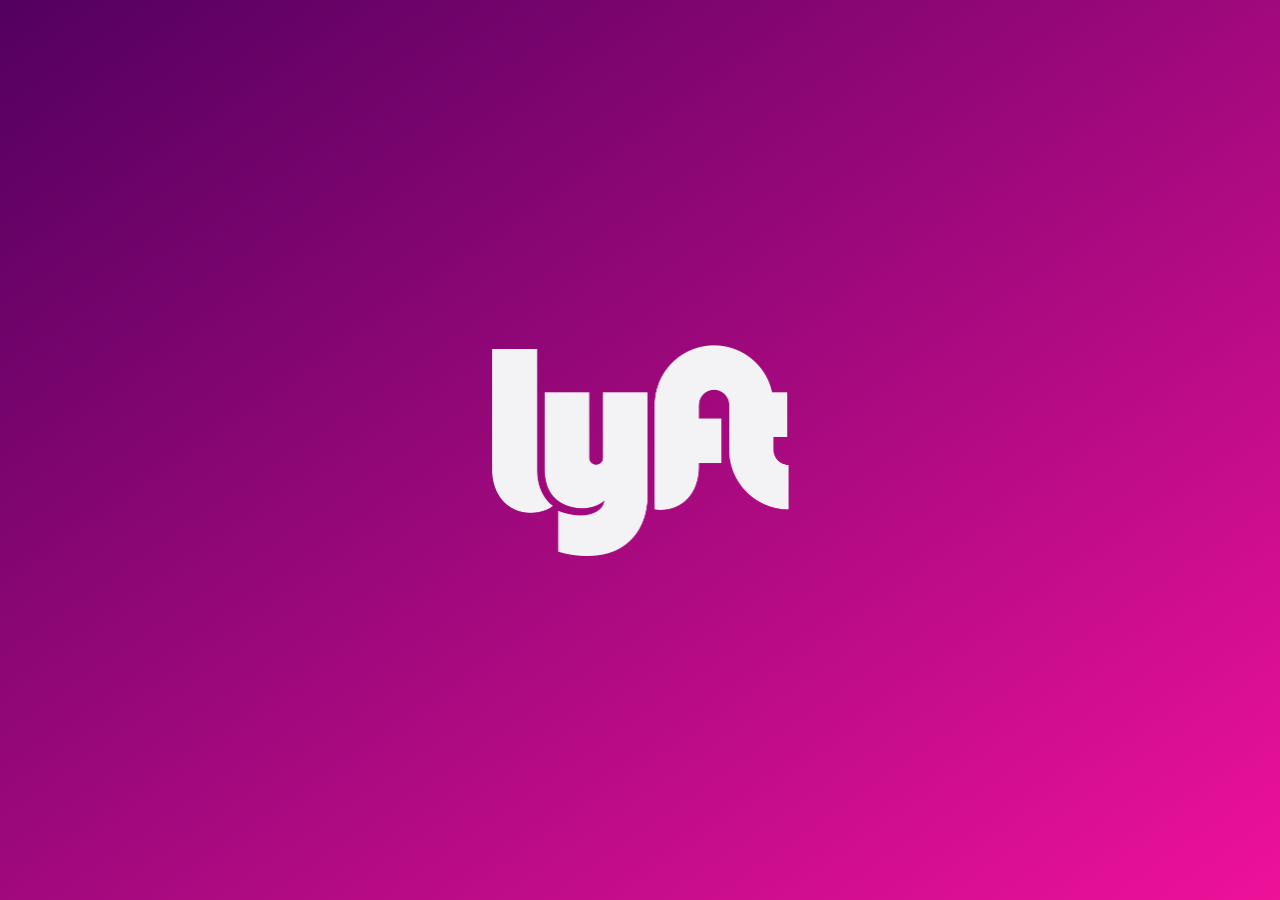
<file: index.html>
<!DOCTYPE html>
<html lang="en">

<head>
    <meta charset="UTF-8">
    <meta name="viewport" content="width=device-width, initial-scale=1.0">
    <meta http-equiv="X-UA-Compatible" content="ie=edge">
    <title>Lift-App</title>
    <link rel="icon" href="assets/icons/favicon.ico">
    <link rel="stylesheet" href="vendors/bootstrap/css/bootstrap.min.css">
    <link href="https://fonts.googleapis.com/icon?family=Material+Icons" rel="stylesheet">
    <link href="https://fonts.googleapis.com/css?family=Raleway" rel="stylesheet">
    <link rel="stylesheet" href="css/main.css">
</head>

<body class="grad70 vh100">
    <section id="transition" class="container-flex-column vh100 welcome">
        <div class="container-fluid">
            <div class="row">
                <div class="col-xs-12 col-md-12 flex-item ">
                    <img src="assets/images/logo-white.png" class="img-responsive logo" alt="logo">
                </div>
            </div>
    </section>

    <section id="logos" class=" vh100 welcome2">
        <div class="container-fluid ">
            <div class="row">
                <div class="container-flex-colu vh100">
                    <div class=" flex-item ">
                        <img src=" assets/images/logo-white.png " class="img-responsive logo_1 " alt="logo ">
                        <img src="assets/images/logo-pink.png " class="img-responsive logo_2 " alt="logo ">
                    </div>
                    <div class="flex-item px100">
                        <a class="btn btn-success " href="view/signup.html " type="button ">Sign up</a>
                        <a class="btn btn-success " href="login.html " type="button ">Login</a>
                    </div>


                </div>
            </div>
        </div>

    </section>

    </section>
    <script src="vendors/jquery/jquery-3.2.1.min.js "></script>
    <script src="js/app.js "></script>
</body>

</html>
</file>
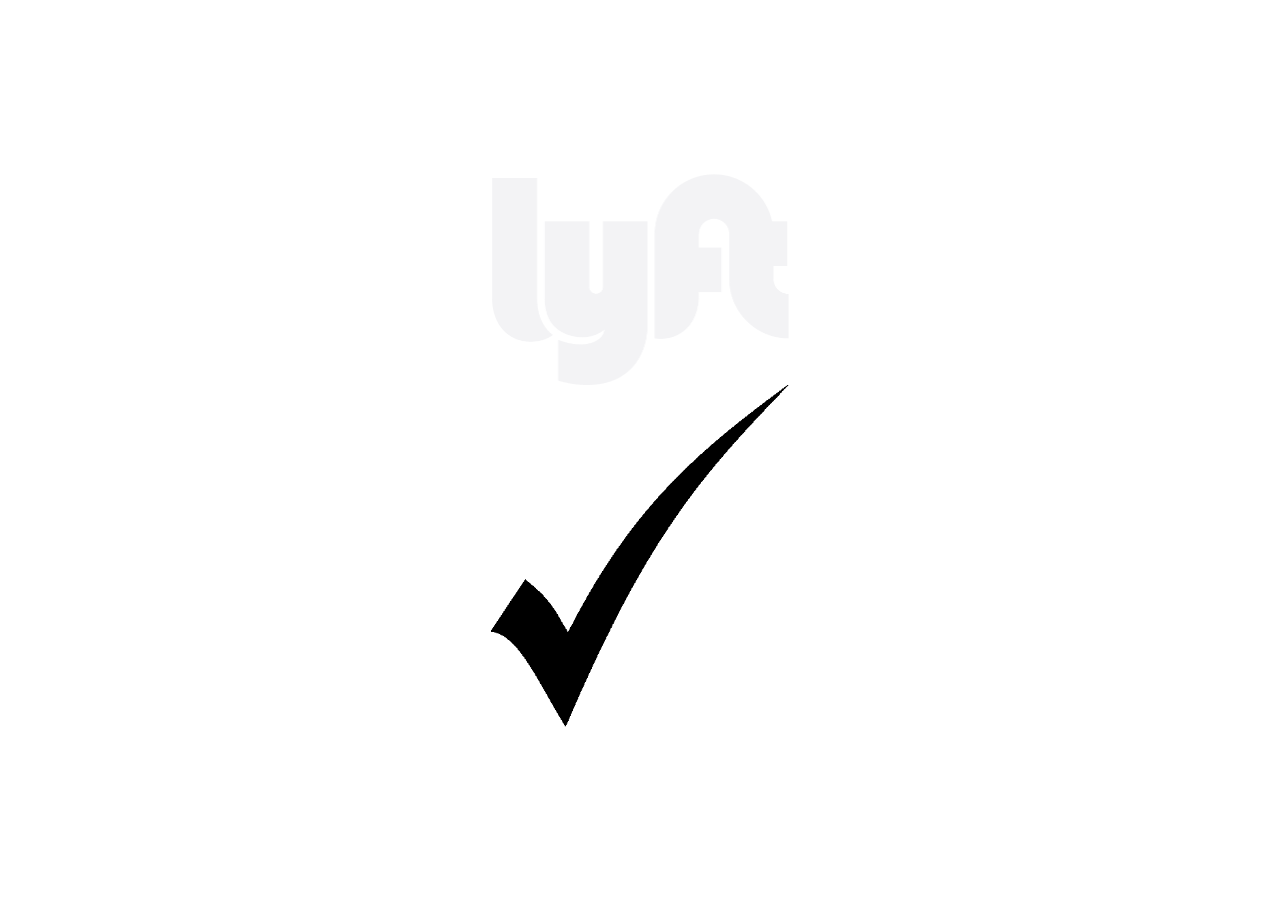
<file: view/finish.html>
<!DOCTYPE html>
<html lang="en">

<head>
    <meta charset="UTF-8">
    <meta name="viewport" content="width=device-width, initial-scale=1.0">
    <meta http-equiv="X-UA-Compatible" content="ie=edge">
    <title>finish</title>
    <link rel="icon" href="../assets/icons/favicon.ico">
    <link rel="stylesheet" href="../vendors/bootstrap/css/bootstrap.min.css">
    <link href="https://fonts.googleapis.com/icon?family=Material+Icons" rel="stylesheet">
    <link href="https://fonts.googleapis.com/css?family=Raleway" rel="stylesheet">
    <link rel="stylesheet" href="../css/main.css">
</head>

<body class="grad70 vh100">
    <section id="lastOne" class="container-flex-column vh100 bienvenida">
        <div class="container-fluid">
            <div class="row">
                <div class="finish col-xs-12 col-md-12 flex-item ">
                    <img src="../assets/images/logo-white.png" class="img-responsive logo" alt="logo">
                    <img src="../assets/images/check.png" class="img-responsive logo" style="background: white" alt="logo">
                </div>
            </div>
    </section>

    <script src="../vendors/jquery/jquery-3.2.1.min.js"></script>
</body>

</html>
</file>
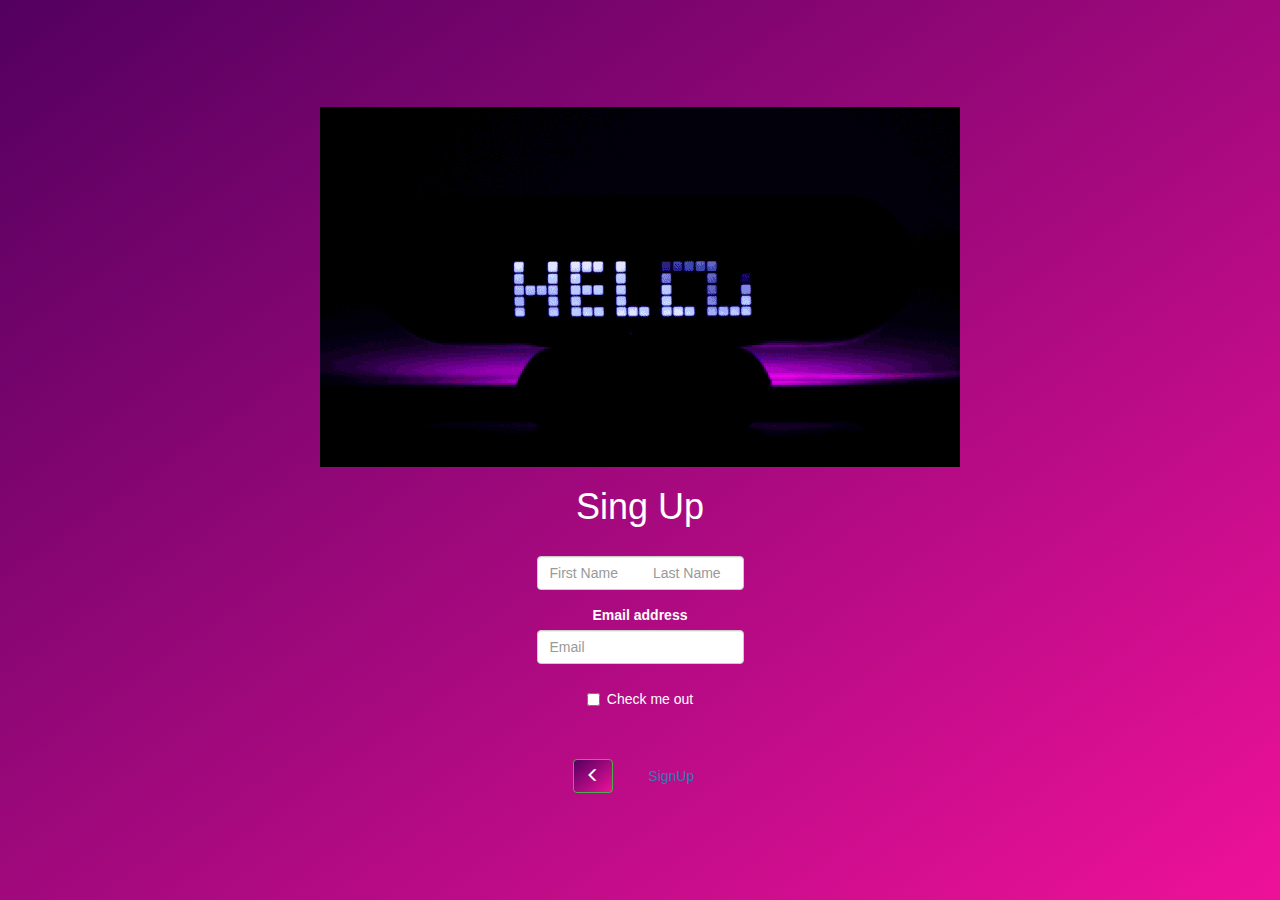
<file: view/register.html>
<!DOCTYPE html>
<html lang="en">

<head>
    <meta charset="UTF-8">
    <meta name="viewport" content="width=device-width, initial-scale=1.0">
    <meta http-equiv="X-UA-Compatible" content="ie=edge">
    <title>Lift-New-signup</title>
    <link rel="icon" href="../assets/icons/favicon.ico">
    <link rel="stylesheet" href="../vendors/bootstrap/css/bootstrap.min.css">
    <link href="https://fonts.googleapis.com/css?family=Raleway" rel="stylesheet">
    <link rel="stylesheet" href="../css/main.css">
</head>

<body>
    <section id="new-register" class="grad70 vh100 ">

        <form class="container-flex-column text-center vh100">
            <img src="../assets/images/lift.gif" class="img-responsive " alt="logo">
            <h1>Sing Up</h1>
            <div class="form-group">
                <label for="text"></label>
                <input type="text" class="form-control" id="" placeholder="First Name         Last Name">
            </div>

            <div class="form-group">
                <label for="inputEmail">Email address</label>
                <input type="email" class="form-control" id="new-email" placeholder="Email">
            </div>

            <div class="checkbox">
                <label>
                    <input type="checkbox"> Check me out
                </label>
            </div>
            <br>
            <br>

            <div class="btndoblue">
                <a href="verifique.html" type="button" class="btn btn-success">
                    <span class="glyphicon glyphicon-menu-left" aria-hidden="true"></span>
                </a>

                <a href="" id="" class="btn btn-small ">SignUp</a>
            </div>
        </form>
    </section>

    <script src="../vendors/jquery/jquery-3.2.1.min.js"></script>
    <script src="../js/app.js"></script>
</body>

</html>
</file>
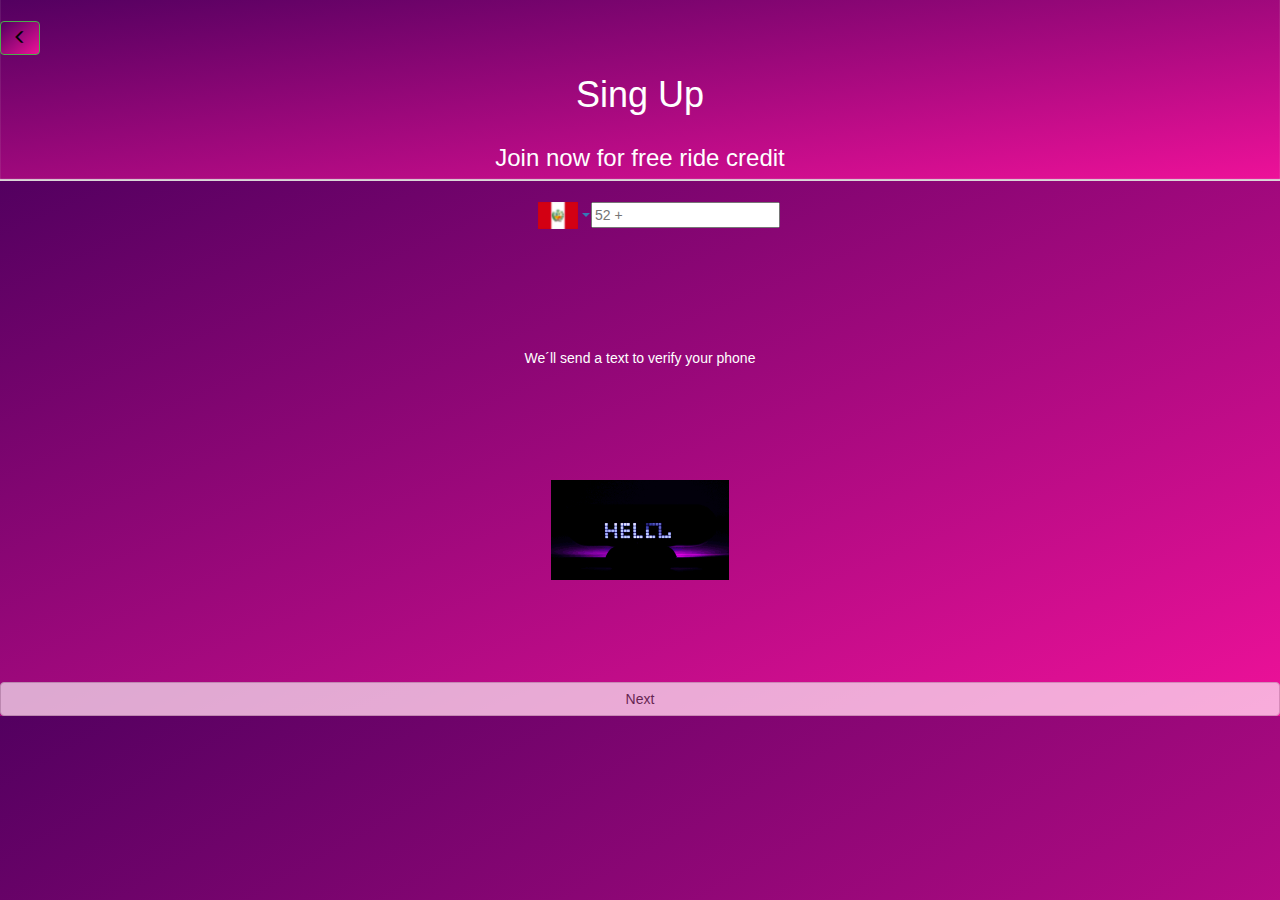
<file: view/signup.html>
<!DOCTYPE html>
<html lang="en">

<head>
    <meta charset="UTF-8">
    <meta name="viewport" content="width=device-width, initial-scale=1.0">
    <meta http-equiv="X-UA-Compatible" content="ie=edge">
    <title>signup</title>
    <link rel="icon" href="../assets/icons/favicon.ico">
    <link rel="stylesheet" href="../vendors/bootstrap/css/bootstrap.min.css">
    <link href="https://fonts.googleapis.com/icon?family=Material+Icons" rel="stylesheet">
    <link href="https://fonts.googleapis.com/css?family=Raleway" rel="stylesheet">
    <link rel="stylesheet" href="../css/main.css">
</head>

<body>
    <header id="sign-up" class="container-flex-column headersignup">
        <a href="../index.html" type="button" class="btn btn-success btnsignup">
            <span class="glyphicon glyphicon-menu-left" aria-hidden="true"></span>
        </a>
        <h1>Sing Up</h1>
        <h3>Join now for free ride credit</h3>
    </header>
    <section id="login" class="grad70 vh100  ">
        <div class="container-fluid ">
            <div class="menu">
                <div class=" row ">
                    <ul class="flags">
                        <li>
                            <a href="#" class="btn">
                                <picture>
                                    <img src="../assets/images/peru.png" alt="peru">
                                </picture>
                                <span class="caret"></span>
                            </a>
                        </li>
                        <li style="display:none">
                            <a href="#" class="btn">
                                <span>
                                    <img src="../assets/images/mexico.png" alt="mexico">
                                </span>
                            </a>
                        </li>
                        <li style="display:none">
                            <a href="#" class="btn">
                                <span>
                                    <img src="../assets/images/usa.png" alt="usa">
                                </span>
                            </a>
                        </li>
                        <li style="display:none">
                            <a href="#" class="btn">
                                <span>
                                    <img src="../assets/images/colombia.png" alt="colombia">
                                </span>
                            </a>
                        </li>
                    </ul>
                </div>

                <input type="text" id="trial" value="" placeholder="52 +">
            </div>
        </div>
        <p>We´ll send a text to verify your phone</p>
        <div class="flex-item">
            <picture>
                <img src="../assets/images/lift.gif" class="img-responsive px100" alt="logo">
            </picture>
        </div>
        <a href="" id="blocked" class="btn btn-large btn-default  disabled">Next</a>


    </section>
    <script src="../vendors/jquery/jquery-3.2.1.min.js"></script>
    <script src="../js/app.js"></script>
</body>

</html>
</file>
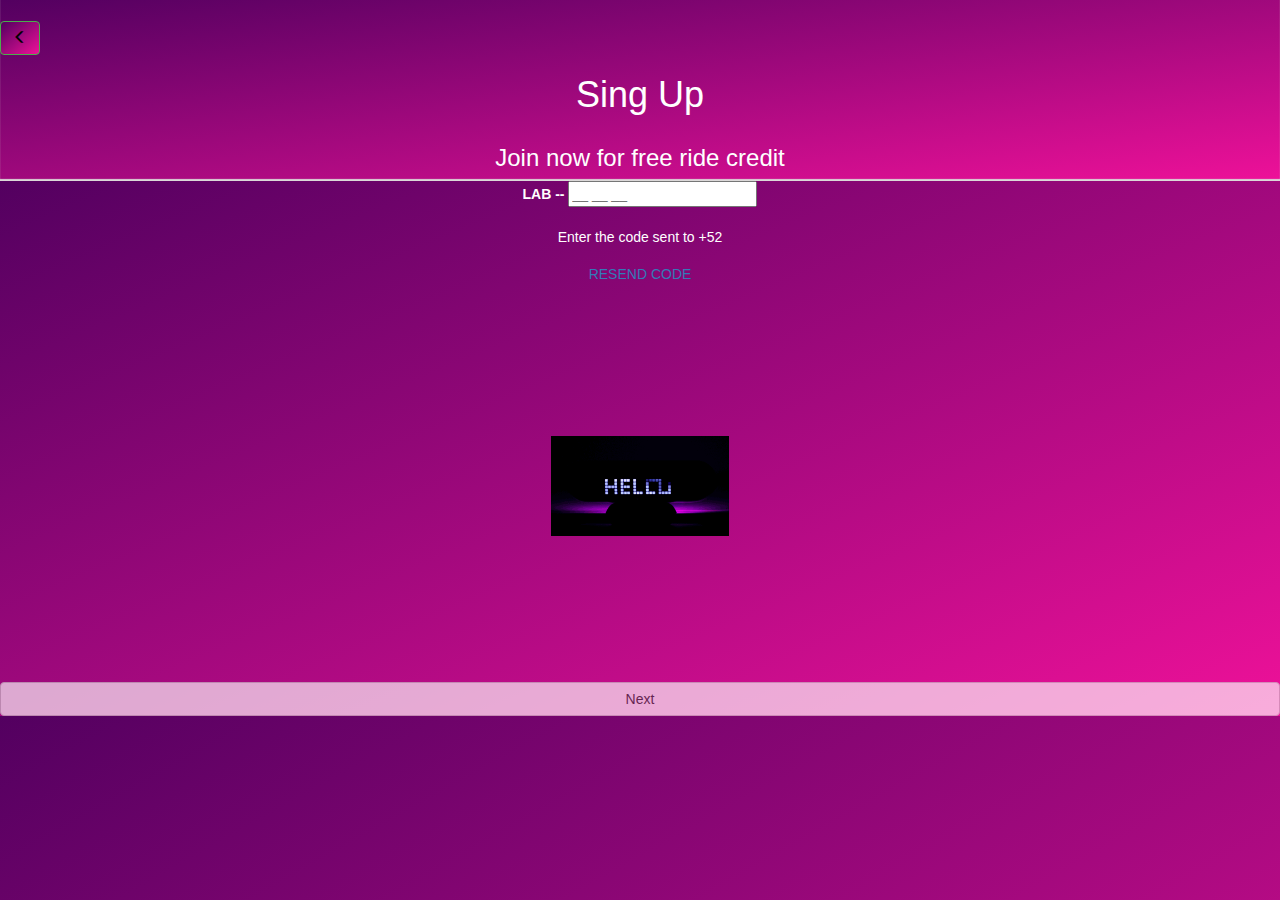
<file: view/verify.html>
<!DOCTYPE html>
<html lang="en">

<head>
    <meta charset="UTF-8">
    <meta name="viewport" content="width=device-width, initial-scale=1.0">
    <meta http-equiv="X-UA-Compatible" content="ie=edge">
    <title>verify</title>
    <link rel="icon" href="../assets/icons/favicon.ico">
    <link rel="stylesheet" href="../vendors/bootstrap/css/bootstrap.min.css">
    <link href="https://fonts.googleapis.com/icon?family=Material+Icons" rel="stylesheet">
    <link href="https://fonts.googleapis.com/css?family=Raleway" rel="stylesheet">
    <link rel="stylesheet" href="../css/main.css">
</head>

<body>
    <header class="container-flex-column headersignup">
        <a href="signup.html" type="button" class="btn btn-success btnsignup">
            <span class="glyphicon glyphicon-menu-left" aria-hidden="true"></span>
        </a>
        <h1>Sing Up</h1>
        <h3>Join now for free ride credit</h3>
    </header>
    <section id="login" class="grad70 vh100 ">
        <div class="container-fluid ">
            <div class="row container-flex">
                <div>
                 <strong>LAB --</strong>
                  <input type="text" id="trial1" value="" placeholder="__ __ __"></div>
                   <br>
                <p>Enter the code sent to +52</p>
                <a href="" id="blocked" class="btn btn-large " role="buton">RESEND CODE</a>
            </div>
        </div>
        <div class="flex-item">
            <picture>
              <img src="../assets/images/lift.gif" class="img-responsive px100" alt="logo">
            </picture>
        </div>
        <a href="" id="blocked1" class="btn btn-default disabled" role="buton">Next</a>
    </section>


<script src="../vendors/jquery/jquery-3.2.1.min.js"></script>
<script src="../js/app.js"></script>
</body>

</html>
</file>
<file: css/main.css>
/*   * {
        padding: 0;
        margin: 0;
        list-style: none;
        box-sizing: border-box;
    }
  seccion flex*/

  html {
  background: linear-gradient(to bottom right, #530060, #e19);
  }
    [class^="container-flex-"] {
        display: flex;
        flex-direction: column;
        align-items: center;
    }

    .container-flex-column {
        justify-content: center;
    }

    .container-flex-colu {
        justify-content: space-around;
    }

    .flex-item {
        display: flex;
        justify-content: space-around;
        flex-direction: column;
        align-items: center;

    }

  .vh100 {height: 100vh;}

  .logo {width: 25%;}

  .px100 {height: 100px;}

  .logo_2 {
        width: 30%;
        align-self: flex-end;
        margin-right: 40px;
  }

   .logo_1 {width: 53%;}

    .welcome,
    .btn-success,
    .btn-success:hover,
    .btn-success:active {
        background: linear-gradient(to bottom right, #530060, #e19);
    }

    .welcome2 {
        background-image: url('../assets/images/city_trafic.jpg');
        background-position: center center;
        background-repeat: no-repeat;
        background-size: cover;
        display: none;
    }

    /*signup*/

    #login {
        display: flex;
        text-align: center;
        color: white;
        flex-direction: column;
        justify-content: space-between;
        height: 408px;
        background: linear-gradient(to bottom right, #530060, #e19);
    }

    .menu {
        display: flex;
        width: 280px;
        justify-content: space-between;
    }

    .btnsignup, #trial {
        align-self: flex-start;
        margin-top: 1.5em;
        color: black;
    }

    #test, #test1 {
        margin-top: 1em;
        height: 40px;
    }

    .flags {
        margin-top: 1em;
        list-style: none;
    }

    .headersignup {
        box-shadow: inset 0px -2px 1px #dbd8d8;
        background: linear-gradient(to bottom right, #530060, #e19);
        color: white;
    }

    /*register*/

    #new-register {
        background: linear-gradient(to bottom right, #530060, #e19);
        color: white;
    }

    .btndoblue {
        display: flex;
        justify-content: space-around;
        width: 157px;
    }

    @media (min-width: 1280px) {
        .logo_2 {
            width: 20%;
            align-self: flex-end;
            margin-right: 465px;
        }
        .logo_1 {width: 10%;}

        #login {height: 535px;}
        }

  /*finish*/

  .lastOne {
    background: linear-gradient(to bottom right, #530060, #e19);
}
  }
</file>
